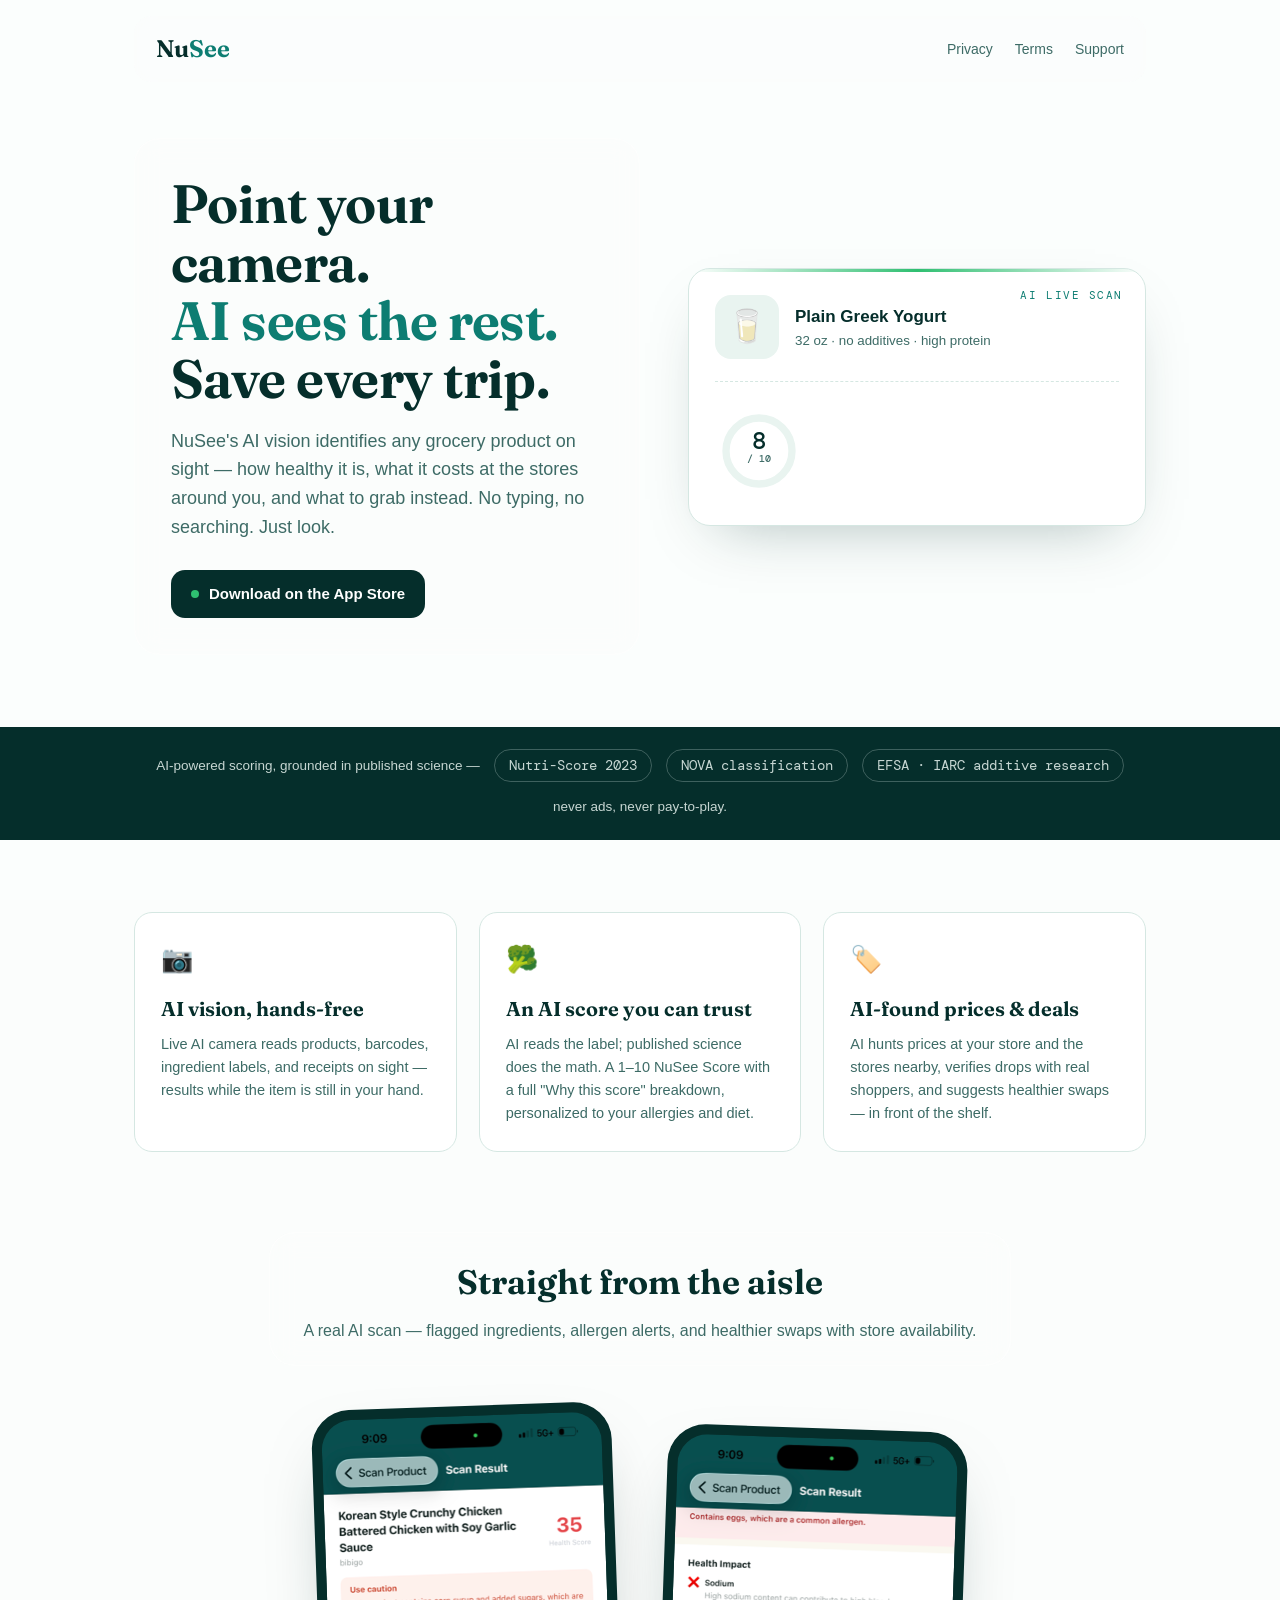
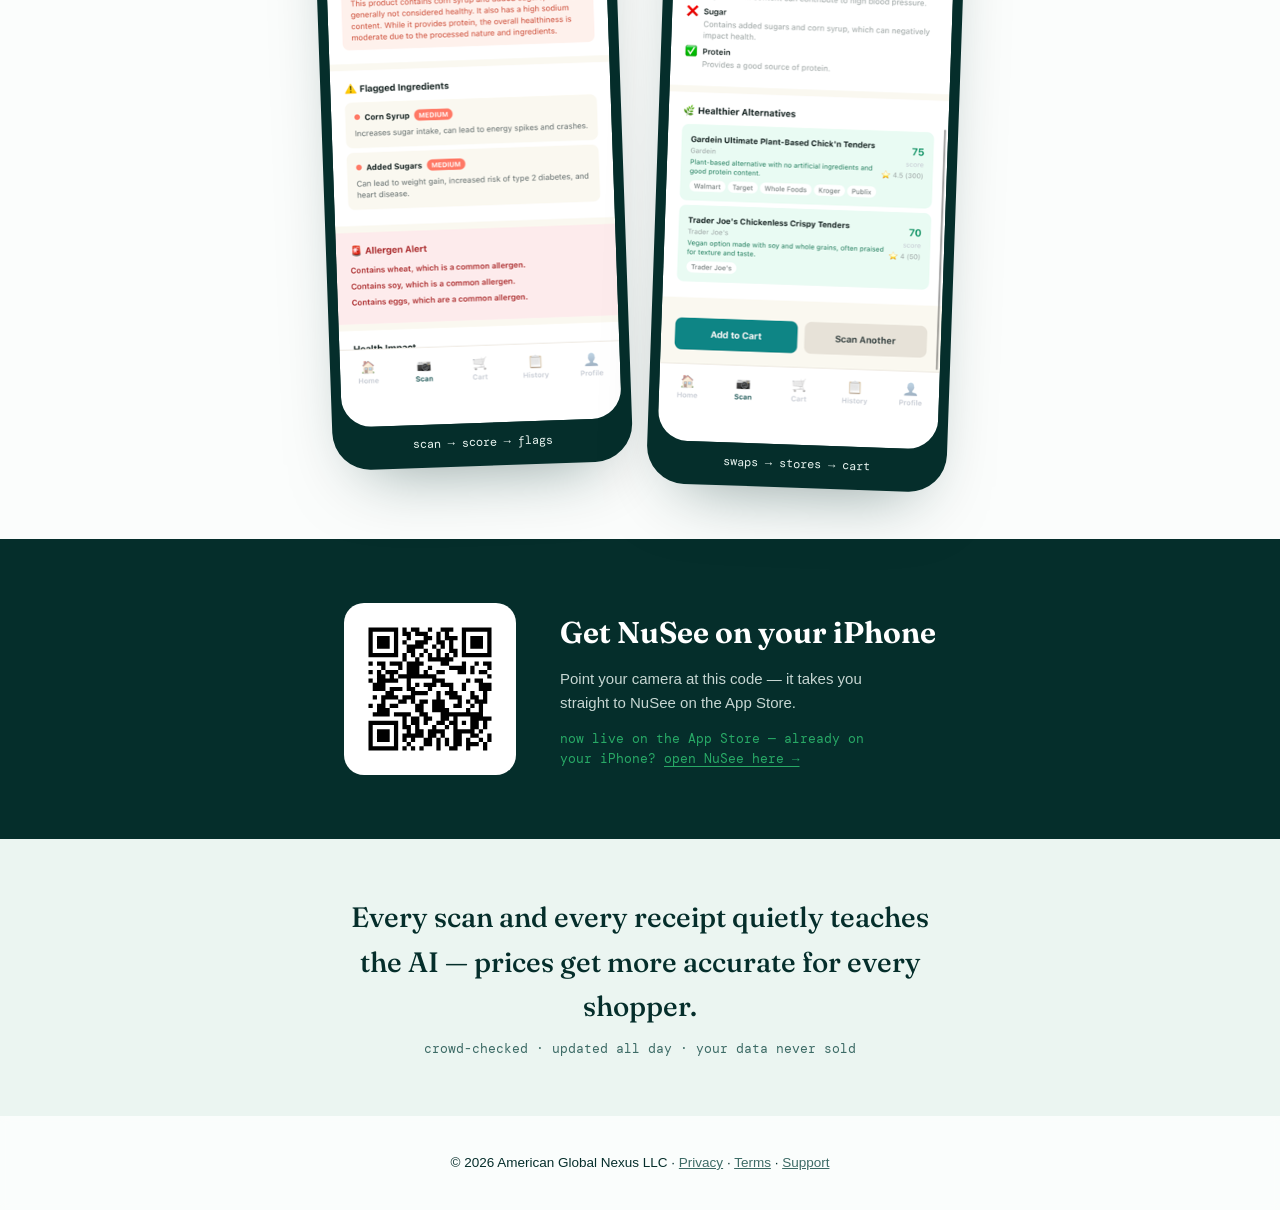
<file: index.html>
<!doctype html>
<html lang="en">
<head>
  <meta charset="utf-8">
  <meta name="viewport" content="width=device-width, initial-scale=1">
  <title>NuSee — AI Grocery Scanner</title>
  <meta name="description" content="Point your camera at any grocery product. NuSee's AI identifies it on sight — health score, live prices at your stores, and a healthier swap, instantly in the aisle.">
  <meta name="apple-itunes-app" content="app-id=6777769707">
  <link rel="icon" type="image/png" href="/assets/favicon.png">
  <link rel="apple-touch-icon" href="/assets/apple-touch-icon.png">
  <link rel="preconnect" href="https://fonts.googleapis.com">
  <link rel="preconnect" href="https://fonts.gstatic.com" crossorigin>
  <link href="https://fonts.googleapis.com/css2?family=Fraunces:opsz,wght@9..144,500;9..144,650&family=DM+Mono:wght@400;500&display=swap" rel="stylesheet">
  <style>
    :root{
      --ink:#052e2b; --teal:#0d7d72; --teal-soft:#3d6b66;
      --mint:#e9f4f0; --cream:#fbfdfc; --line:#d5e7e2;
      --green:#2fbf71; --amber:#f5a623; --amber-ink:#7a4d00;
      --disp:"Fraunces",Georgia,serif;
      --mono:"DM Mono",ui-monospace,Menlo,monospace;
      --body:-apple-system,BlinkMacSystemFont,"Segoe UI",Roboto,Helvetica,Arial,sans-serif;
    }
    *{box-sizing:border-box;margin:0}
    html{scroll-behavior:smooth}
    body{background:var(--cream);color:var(--ink);font:16px/1.6 var(--body)}
    a{color:var(--teal)}
    .wrap{max-width:1060px;margin:0 auto;padding:0 24px}

    /* full-screen aisle video — fixed behind the whole page, content scrolls over it */
    .bgvid{position:fixed;inset:0;width:100vw;height:100vh;object-fit:cover;z-index:-2;
      filter:saturate(.9)}
    body::before{content:"";position:fixed;inset:0;z-index:-1;
      background:rgba(251,253,252,.22);pointer-events:none}
    @media (prefers-reduced-motion:reduce){.bgvid{display:none}}

    /* frosted panels so content reads over the raw video */
    .glass{background:rgba(251,253,252,.78);backdrop-filter:blur(12px);-webkit-backdrop-filter:blur(12px);
      border-radius:26px;border:1px solid rgba(255,255,255,.5)}
    .hero-copy{padding:36px}
    .shots .head{display:inline-block;padding:22px 34px}

    nav{display:flex;align-items:center;justify-content:space-between;padding:14px 22px;margin-top:16px;
      background:rgba(251,253,252,.72);backdrop-filter:blur(10px);-webkit-backdrop-filter:blur(10px);border-radius:18px}
    .logo{font-family:var(--disp);font-weight:650;font-size:24px;color:var(--ink);text-decoration:none}
    .logo span{color:var(--teal)}
    nav .links a{margin-left:22px;font-size:14px;text-decoration:none;color:var(--teal-soft)}
    nav .links a:hover,nav .links a:focus-visible{color:var(--teal);text-decoration:underline}

    /* ---------- hero ---------- */
    .hero{display:grid;grid-template-columns:1.05fr .95fr;gap:48px;align-items:center;padding:56px 0 72px}
    .hero h1{font-family:var(--disp);font-weight:650;font-size:clamp(34px,5vw,54px);line-height:1.08;letter-spacing:-.01em}
    .hero h1 em{font-style:normal;color:var(--teal)}
    .hero p.lede{margin-top:18px;font-size:18px;color:var(--teal-soft);max-width:44ch}
    .soon{display:inline-flex;align-items:center;gap:10px;margin-top:28px;background:var(--ink);color:#fff;
      border-radius:14px;padding:12px 20px;font-size:15px;font-weight:600;text-decoration:none;transition:background .15s,transform .15s}
    .soon:hover{background:var(--teal);transform:translateY(-1px)}
    .soon .dot{width:8px;height:8px;border-radius:50%;background:var(--green);animation:pulse 2s infinite}
    @keyframes pulse{0%,100%{opacity:1}50%{opacity:.35}}

    /* the scan card — signature */
    .scanwrap{position:relative}
    .scancard{position:relative;background:#fff;border:1px solid var(--line);border-radius:22px;
      padding:26px;box-shadow:0 24px 60px -30px rgba(5,46,43,.35);overflow:hidden;
      animation:cardin .8s .1s cubic-bezier(.2,.7,.2,1) both}
    @keyframes cardin{from{opacity:0;transform:translateY(18px) scale(.97)}to{opacity:1;transform:none}}
    .prod{display:flex;gap:16px;align-items:center}
    .prod .art{width:64px;height:64px;border-radius:16px;background:var(--mint);display:grid;place-items:center;font-size:32px}
    .prod b{font-size:17px}
    .prod small{display:block;color:var(--teal-soft)}
    .beam{position:absolute;left:0;right:0;top:0;height:3px;border-radius:3px;
      background:linear-gradient(90deg,transparent,var(--green),transparent);
      animation:sweep 5.5s ease-in-out infinite}
    @keyframes sweep{0%{transform:translateY(8px);opacity:0}6%{opacity:1}
      28%{transform:translateY(130px);opacity:1}34%{opacity:0}100%{transform:translateY(8px);opacity:0}}
    .result{display:flex;gap:22px;align-items:center;margin-top:22px;padding-top:20px;border-top:1px dashed var(--line)}
    .ring{width:88px;height:88px;flex:none}
    .ring circle{fill:none;stroke-width:8}
    .ring .track{stroke:var(--mint)}
    .ring .arc{stroke:var(--green);stroke-linecap:round;stroke-dasharray:227;stroke-dashoffset:227;
      transform:rotate(-90deg);transform-origin:50% 50%;animation:score 5.5s .9s ease-out infinite}
    @keyframes score{0%{stroke-dashoffset:227}30%{stroke-dashoffset:46}92%{stroke-dashoffset:46}100%{stroke-dashoffset:227}}
    .ring text{font-family:var(--mono);font-size:26px;font-weight:500;fill:var(--ink)}
    .ring tspan{font-size:11px;fill:var(--teal-soft)}
    .prices{flex:1;font-family:var(--mono);font-size:14px}
    .prices .row{display:flex;justify-content:space-between;padding:5px 0;opacity:0;animation:pricein 5.5s infinite}
    .prices .row:nth-child(1){animation-delay:1.5s}
    .prices .row:nth-child(2){animation-delay:1.7s}
    .prices .row:nth-child(3){animation-delay:1.9s}
    @keyframes pricein{0%,24%{opacity:0;transform:translateX(8px)}32%,92%{opacity:1;transform:none}100%{opacity:0}}
    .win{background:#fdf3e0;color:var(--amber-ink);border-radius:8px;padding:0 8px;font-weight:500}
    .scantag{position:absolute;top:18px;right:22px;font-family:var(--mono);font-size:11px;letter-spacing:.14em;
      color:var(--teal);text-transform:uppercase}

    /* ---------- science strip ---------- */
    .science{background:var(--ink);color:var(--mint);padding:22px 0}
    .science .wrap{display:flex;gap:14px;align-items:center;flex-wrap:wrap;justify-content:center}
    .science span{font-size:13.5px;opacity:.85}
    .chip{font-family:var(--mono);font-size:12.5px;border:1px solid rgba(233,244,240,.3);border-radius:999px;padding:5px 14px}

    /* ---------- features ---------- */
    .features{padding:72px 0;display:grid;grid-template-columns:repeat(3,1fr);gap:22px}
    .feat{background:#fff;border:1px solid var(--line);border-radius:18px;padding:26px;
      opacity:0;transform:translateY(16px);transition:opacity .6s ease,transform .6s ease}
    .feat.on{opacity:1;transform:none}
    .feat .ico{font-size:26px}
    .feat h3{font-family:var(--disp);font-weight:650;font-size:20px;margin:12px 0 8px}
    .feat p{font-size:14.5px;color:var(--teal-soft)}
    .feat:hover{transform:translateY(-3px);box-shadow:0 16px 40px -28px rgba(5,46,43,.4);transition:transform .25s ease,box-shadow .25s ease}

    /* ---------- screenshots ---------- */
    .shots{padding:8px 0 72px;text-align:center}
    .shots h2{font-family:var(--disp);font-weight:650;font-size:clamp(24px,3.4vw,34px)}
    .shots p.sub{color:var(--teal-soft);margin-top:8px}
    .phones{display:flex;gap:36px;justify-content:center;align-items:flex-start;margin-top:40px;flex-wrap:wrap}
    .phone{width:min(300px,80vw);border-radius:38px;padding:10px;background:var(--ink);
      box-shadow:0 30px 70px -34px rgba(5,46,43,.5);transition:transform .3s ease}
    .phone img{width:100%;display:block;border-radius:30px}
    .phone:first-child{transform:rotate(-2deg)}
    .phone:last-child{transform:rotate(2deg) translateY(22px)}
    .phone:hover{transform:rotate(0) translateY(-6px)}
    .phone figcaption{color:var(--mint);font-family:var(--mono);font-size:12px;padding:10px 0 4px}

    /* ---------- QR download ---------- */
    .getit{background:var(--ink);color:var(--mint);padding:64px 0}
    .getit .wrap{display:flex;gap:44px;align-items:center;justify-content:center;flex-wrap:wrap}
    .qrbox{background:#fff;border-radius:20px;padding:16px;width:172px;height:172px;flex:none}
    .qrbox svg,.qrbox img{width:100%;height:100%;display:block}
    .getit h2{font-family:var(--disp);font-weight:650;font-size:clamp(22px,3vw,30px);color:#fff}
    .getit p{margin-top:10px;max-width:40ch;opacity:.85;font-size:15px}
    .getit .hint{margin-top:14px;font-family:var(--mono);font-size:12.5px;color:var(--green)}
    .getit .hint a{color:inherit;text-decoration:underline;text-underline-offset:3px}
    .qrbox a{display:block;width:100%;height:100%}

    /* ---------- receipt strip ---------- */
    .receipt{background:rgba(233,244,240,.88);backdrop-filter:blur(4px);padding:56px 0;text-align:center}
    .receipt p.big{font-family:var(--disp);font-weight:500;font-size:clamp(20px,3vw,28px);max-width:34ch;margin:0 auto}
    .receipt p.small{margin-top:10px;font-family:var(--mono);font-size:13px;color:var(--teal-soft)}

    footer{padding:36px 0;text-align:center;font-size:13.5px;color:var(--ink);
      background:rgba(251,253,252,.8);backdrop-filter:blur(4px)}
    footer a{color:var(--teal-soft)}

    @media (max-width:820px){
      .hero{grid-template-columns:1fr;padding:32px 0 48px}
      .features{grid-template-columns:1fr;padding:48px 0}
    }
    @media (prefers-reduced-motion:reduce){
      *,.beam,.ring .arc,.prices .row,.scancard{animation:none!important;transition:none!important}
      .prices .row{opacity:1}
      .ring .arc{stroke-dashoffset:46}
      .feat{opacity:1;transform:none}
    }
    :focus-visible{outline:2px solid var(--teal);outline-offset:2px}
  </style>
</head>
<body>
  <div class="heroband">
  <video class="bgvid" autoplay muted loop playsinline preload="metadata" aria-hidden="true">
    <source src="/assets/aisle2-web.mp4" type="video/mp4">
  </video>
  <div class="wrap">
    <nav>
      <a class="logo" href="/">Nu<span>See</span></a>
      <div class="links">
        <a href="/privacy/">Privacy</a><a href="/terms/">Terms</a><a href="/support/">Support</a>
      </div>
    </nav>

    <section class="hero">
      <div class="glass hero-copy">
        <h1>Point your camera.<br><em>AI sees the rest.</em><br>Save every trip.</h1>
        <p class="lede">NuSee's AI vision identifies any grocery product on sight — how healthy it is, what it costs at the stores around you, and what to grab instead. No typing, no searching. Just look.</p>
        <a class="soon" href="https://apps.apple.com/app/id6777769707"><span class="dot"></span>Download on the App Store</a>
      </div>
      <div class="scanwrap">
        <div class="scancard" aria-label="Example of a NuSee scan: Greek yogurt scores 8 out of 10, cheapest at Kroger">
          <span class="scantag">AI live scan</span>
          <div class="prod">
            <div class="art" aria-hidden="true">🥛</div>
            <div><b>Plain Greek Yogurt</b><small>32 oz · no additives · high protein</small></div>
          </div>
          <div class="beam" aria-hidden="true"></div>
          <div class="result">
            <svg class="ring" viewBox="0 0 96 96" aria-hidden="true">
              <circle class="track" cx="48" cy="48" r="36"></circle>
              <circle class="arc" cx="48" cy="48" r="36"></circle>
              <text x="48" y="46" text-anchor="middle">8<tspan x="48" dy="14">/ 10</tspan></text>
            </svg>
            <div class="prices">
              <div class="row"><span>Kroger</span><span class="win">$4.49 · best</span></div>
              <div class="row"><span>Walmart</span><span>$4.98</span></div>
              <div class="row"><span>Publix</span><span>$5.79</span></div>
            </div>
          </div>
        </div>
      </div>
    </section>
  </div>
  </div>

  <div class="science">
    <div class="wrap">
      <span>AI-powered scoring, grounded in published science —</span>
      <span class="chip">Nutri-Score 2023</span>
      <span class="chip">NOVA classification</span>
      <span class="chip">EFSA · IARC additive research</span>
      <span>never ads, never pay-to-play.</span>
    </div>
  </div>

  <div class="wrap">
    <section class="features">
      <div class="feat"><div class="ico">📷</div><h3>AI vision, hands-free</h3><p>Live AI camera reads products, barcodes, ingredient labels, and receipts on sight — results while the item is still in your hand.</p></div>
      <div class="feat"><div class="ico">🥦</div><h3>An AI score you can trust</h3><p>AI reads the label; published science does the math. A 1–10 NuSee Score with a full "Why this score" breakdown, personalized to your allergies and diet.</p></div>
      <div class="feat"><div class="ico">🏷️</div><h3>AI-found prices &amp; deals</h3><p>AI hunts prices at your store and the stores nearby, verifies drops with real shoppers, and suggests healthier swaps — in front of the shelf.</p></div>
    </section>
  </div>

  <div class="wrap">
    <section class="shots">
      <div class="glass head">
        <h2>Straight from the aisle</h2>
        <p class="sub">A real AI scan — flagged ingredients, allergen alerts, and healthier swaps with store availability.</p>
      </div>
      <div class="phones">
        <figure class="phone">
          <img src="/assets/shot-scan.png" alt="NuSee scan result: Korean style crunchy chicken scores 35, corn syrup and added sugars flagged, allergen alert for wheat, soy and eggs" loading="lazy">
          <figcaption>scan → score → flags</figcaption>
        </figure>
        <figure class="phone">
          <img src="/assets/shot-swaps.png" alt="NuSee health impact and healthier alternatives: plant-based tenders scoring 75 and 70 with store availability and add-to-cart" loading="lazy">
          <figcaption>swaps → stores → cart</figcaption>
        </figure>
      </div>
    </section>
  </div>

  <div class="getit">
    <div class="wrap">
      <div class="qrbox"><a href="https://apps.apple.com/app/id6777769707" aria-label="Open NuSee on the App Store"><img src="/assets/qr-appstore.svg" alt="QR code linking to NuSee on the App Store"></a></div>
      <div>
        <h2>Get NuSee on your iPhone</h2>
        <p>Point your camera at this code — it takes you straight to NuSee on the App Store.</p>
        <p class="hint">now live on the App Store — already on your iPhone? <a href="https://apps.apple.com/app/id6777769707">open NuSee here →</a></p>
      </div>
    </div>
  </div>

  <div class="receipt">
    <div class="wrap">
      <p class="big">Every scan and every receipt quietly teaches the AI — prices get more accurate for every shopper.</p>
      <p class="small">crowd-checked · updated all day · your data never sold</p>
    </div>
  </div>

  <footer>
    <div class="wrap">© 2026 American Global Nexus LLC · <a href="/privacy/">Privacy</a> · <a href="/terms/">Terms</a> · <a href="/support/">Support</a></div>
  </footer>

  <script>
    const io=new IntersectionObserver(es=>es.forEach(e=>{if(e.isIntersecting){e.target.classList.add('on');io.unobserve(e.target)}}),{threshold:.2});
    document.querySelectorAll('.feat').forEach(f=>io.observe(f));
  </script>
</body>
</html>
</file>
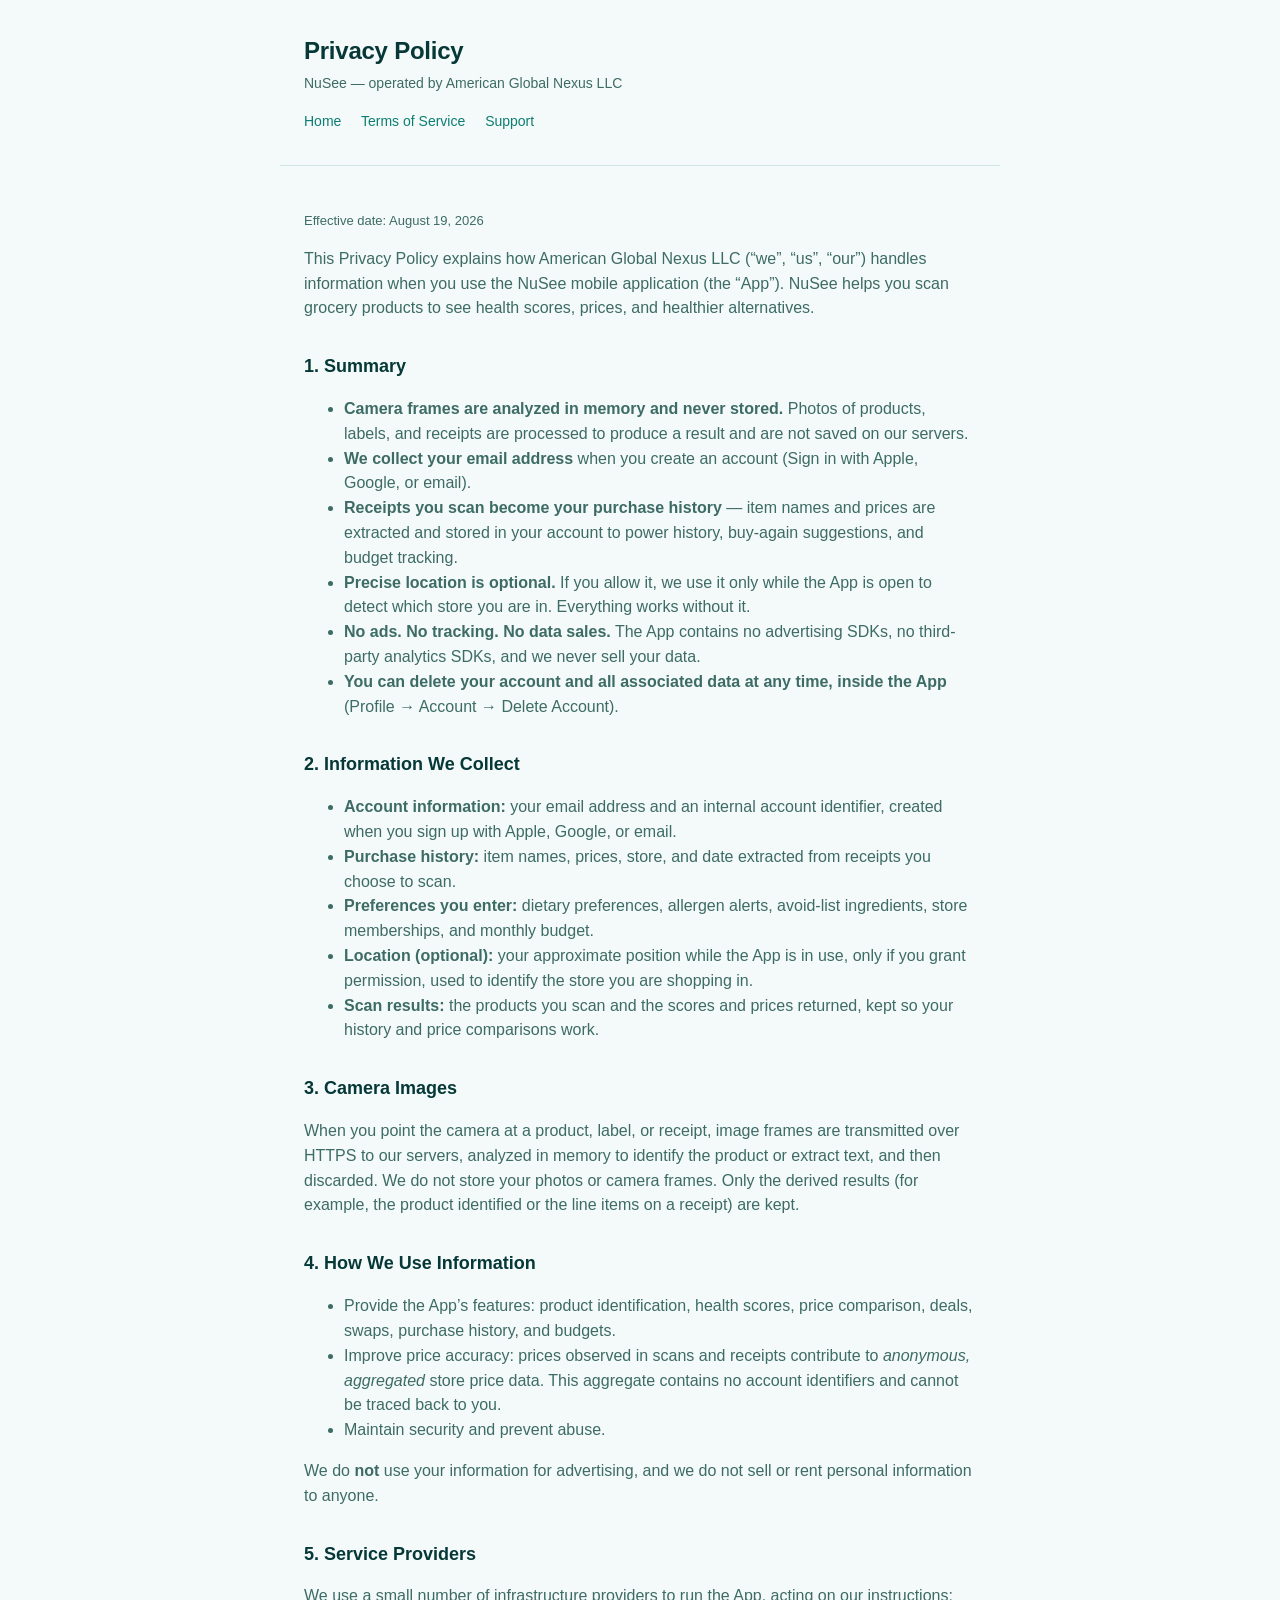
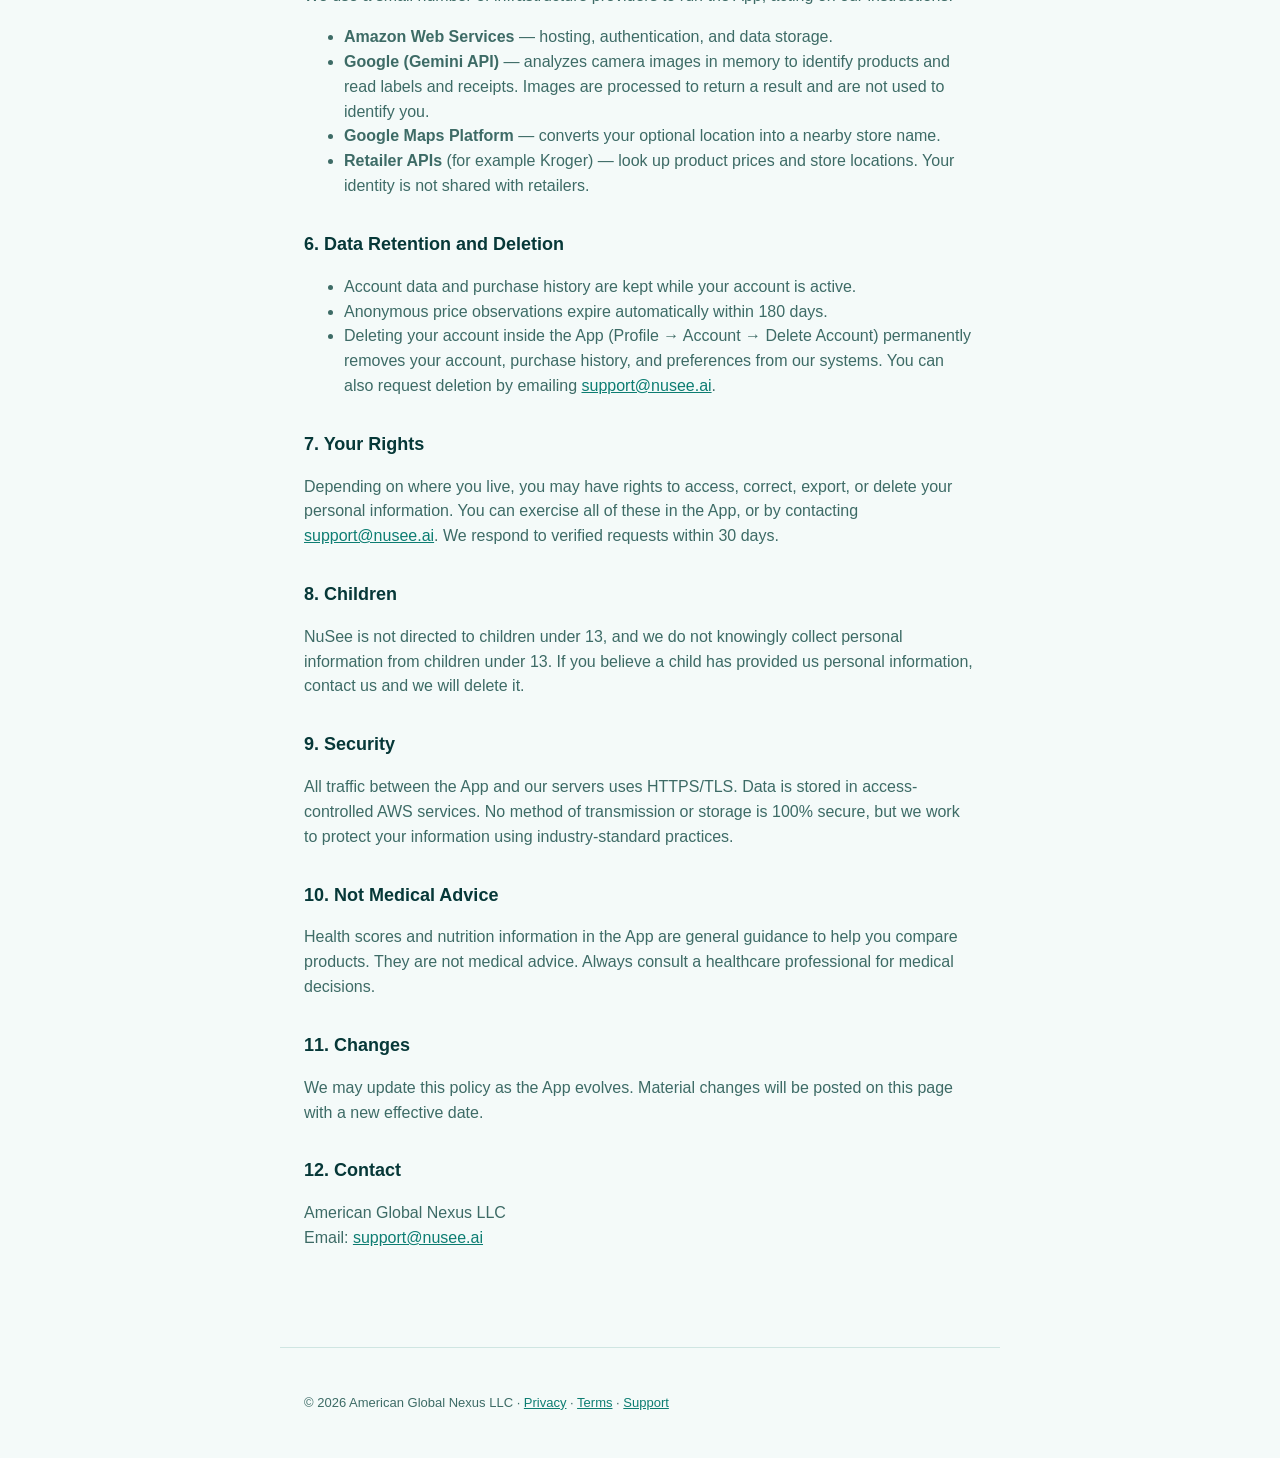
<file: privacy/index.html>
<!doctype html>
<html lang="en">
<head>
  <meta charset="utf-8">
  <meta name="viewport" content="width=device-width, initial-scale=1">
  <title>Privacy Policy — NuSee</title>
  <meta name="description" content="Privacy Policy for NuSee, operated by American Global Nexus LLC.">
  <link rel="icon" type="image/png" href="/assets/favicon.png">
  <link rel="apple-touch-icon" href="/assets/apple-touch-icon.png">
  <link rel="stylesheet" href="/style.css">
</head>
<body>
  <header>
    <h1>Privacy Policy</h1>
    <p>NuSee — operated by American Global Nexus LLC</p>
    <nav>
      <a href="/">Home</a>
      <a href="/terms/">Terms of Service</a>
      <a href="/support/">Support</a>
    </nav>
  </header>

  <main>
    <p class="muted">Effective date: August 19, 2026</p>

    <p>This Privacy Policy explains how American Global Nexus LLC (&ldquo;we&rdquo;, &ldquo;us&rdquo;, &ldquo;our&rdquo;) handles information when you use the NuSee mobile application (the &ldquo;App&rdquo;). NuSee helps you scan grocery products to see health scores, prices, and healthier alternatives.</p>

    <h2>1. Summary</h2>
    <ul>
      <li><strong>Camera frames are analyzed in memory and never stored.</strong> Photos of products, labels, and receipts are processed to produce a result and are not saved on our servers.</li>
      <li><strong>We collect your email address</strong> when you create an account (Sign in with Apple, Google, or email).</li>
      <li><strong>Receipts you scan become your purchase history</strong> — item names and prices are extracted and stored in your account to power history, buy-again suggestions, and budget tracking.</li>
      <li><strong>Precise location is optional.</strong> If you allow it, we use it only while the App is open to detect which store you are in. Everything works without it.</li>
      <li><strong>No ads. No tracking. No data sales.</strong> The App contains no advertising SDKs, no third-party analytics SDKs, and we never sell your data.</li>
      <li><strong>You can delete your account and all associated data at any time, inside the App</strong> (Profile → Account → Delete Account).</li>
    </ul>

    <h2>2. Information We Collect</h2>
    <ul>
      <li><strong>Account information:</strong> your email address and an internal account identifier, created when you sign up with Apple, Google, or email.</li>
      <li><strong>Purchase history:</strong> item names, prices, store, and date extracted from receipts you choose to scan.</li>
      <li><strong>Preferences you enter:</strong> dietary preferences, allergen alerts, avoid-list ingredients, store memberships, and monthly budget.</li>
      <li><strong>Location (optional):</strong> your approximate position while the App is in use, only if you grant permission, used to identify the store you are shopping in.</li>
      <li><strong>Scan results:</strong> the products you scan and the scores and prices returned, kept so your history and price comparisons work.</li>
    </ul>

    <h2>3. Camera Images</h2>
    <p>When you point the camera at a product, label, or receipt, image frames are transmitted over HTTPS to our servers, analyzed in memory to identify the product or extract text, and then discarded. We do not store your photos or camera frames. Only the derived results (for example, the product identified or the line items on a receipt) are kept.</p>

    <h2>4. How We Use Information</h2>
    <ul>
      <li>Provide the App&rsquo;s features: product identification, health scores, price comparison, deals, swaps, purchase history, and budgets.</li>
      <li>Improve price accuracy: prices observed in scans and receipts contribute to <em>anonymous, aggregated</em> store price data. This aggregate contains no account identifiers and cannot be traced back to you.</li>
      <li>Maintain security and prevent abuse.</li>
    </ul>
    <p>We do <strong>not</strong> use your information for advertising, and we do not sell or rent personal information to anyone.</p>

    <h2>5. Service Providers</h2>
    <p>We use a small number of infrastructure providers to run the App, acting on our instructions:</p>
    <ul>
      <li><strong>Amazon Web Services</strong> — hosting, authentication, and data storage.</li>
      <li><strong>Google (Gemini API)</strong> — analyzes camera images in memory to identify products and read labels and receipts. Images are processed to return a result and are not used to identify you.</li>
      <li><strong>Google Maps Platform</strong> — converts your optional location into a nearby store name.</li>
      <li><strong>Retailer APIs</strong> (for example Kroger) — look up product prices and store locations. Your identity is not shared with retailers.</li>
    </ul>

    <h2>6. Data Retention and Deletion</h2>
    <ul>
      <li>Account data and purchase history are kept while your account is active.</li>
      <li>Anonymous price observations expire automatically within 180 days.</li>
      <li>Deleting your account inside the App (Profile → Account → Delete Account) permanently removes your account, purchase history, and preferences from our systems. You can also request deletion by emailing <a href="mailto:support@nusee.ai">support@nusee.ai</a>.</li>
    </ul>

    <h2>7. Your Rights</h2>
    <p>Depending on where you live, you may have rights to access, correct, export, or delete your personal information. You can exercise all of these in the App, or by contacting <a href="mailto:support@nusee.ai">support@nusee.ai</a>. We respond to verified requests within 30 days.</p>

    <h2>8. Children</h2>
    <p>NuSee is not directed to children under 13, and we do not knowingly collect personal information from children under 13. If you believe a child has provided us personal information, contact us and we will delete it.</p>

    <h2>9. Security</h2>
    <p>All traffic between the App and our servers uses HTTPS/TLS. Data is stored in access-controlled AWS services. No method of transmission or storage is 100% secure, but we work to protect your information using industry-standard practices.</p>

    <h2>10. Not Medical Advice</h2>
    <p>Health scores and nutrition information in the App are general guidance to help you compare products. They are not medical advice. Always consult a healthcare professional for medical decisions.</p>

    <h2>11. Changes</h2>
    <p>We may update this policy as the App evolves. Material changes will be posted on this page with a new effective date.</p>

    <h2>12. Contact</h2>
    <p>American Global Nexus LLC<br>
    Email: <a href="mailto:support@nusee.ai">support@nusee.ai</a></p>
  </main>

  <footer>
    <p>© 2026 American Global Nexus LLC · <a href="/privacy/">Privacy</a> · <a href="/terms/">Terms</a> · <a href="/support/">Support</a></p>
  </footer>
</body>
</html>
</file>
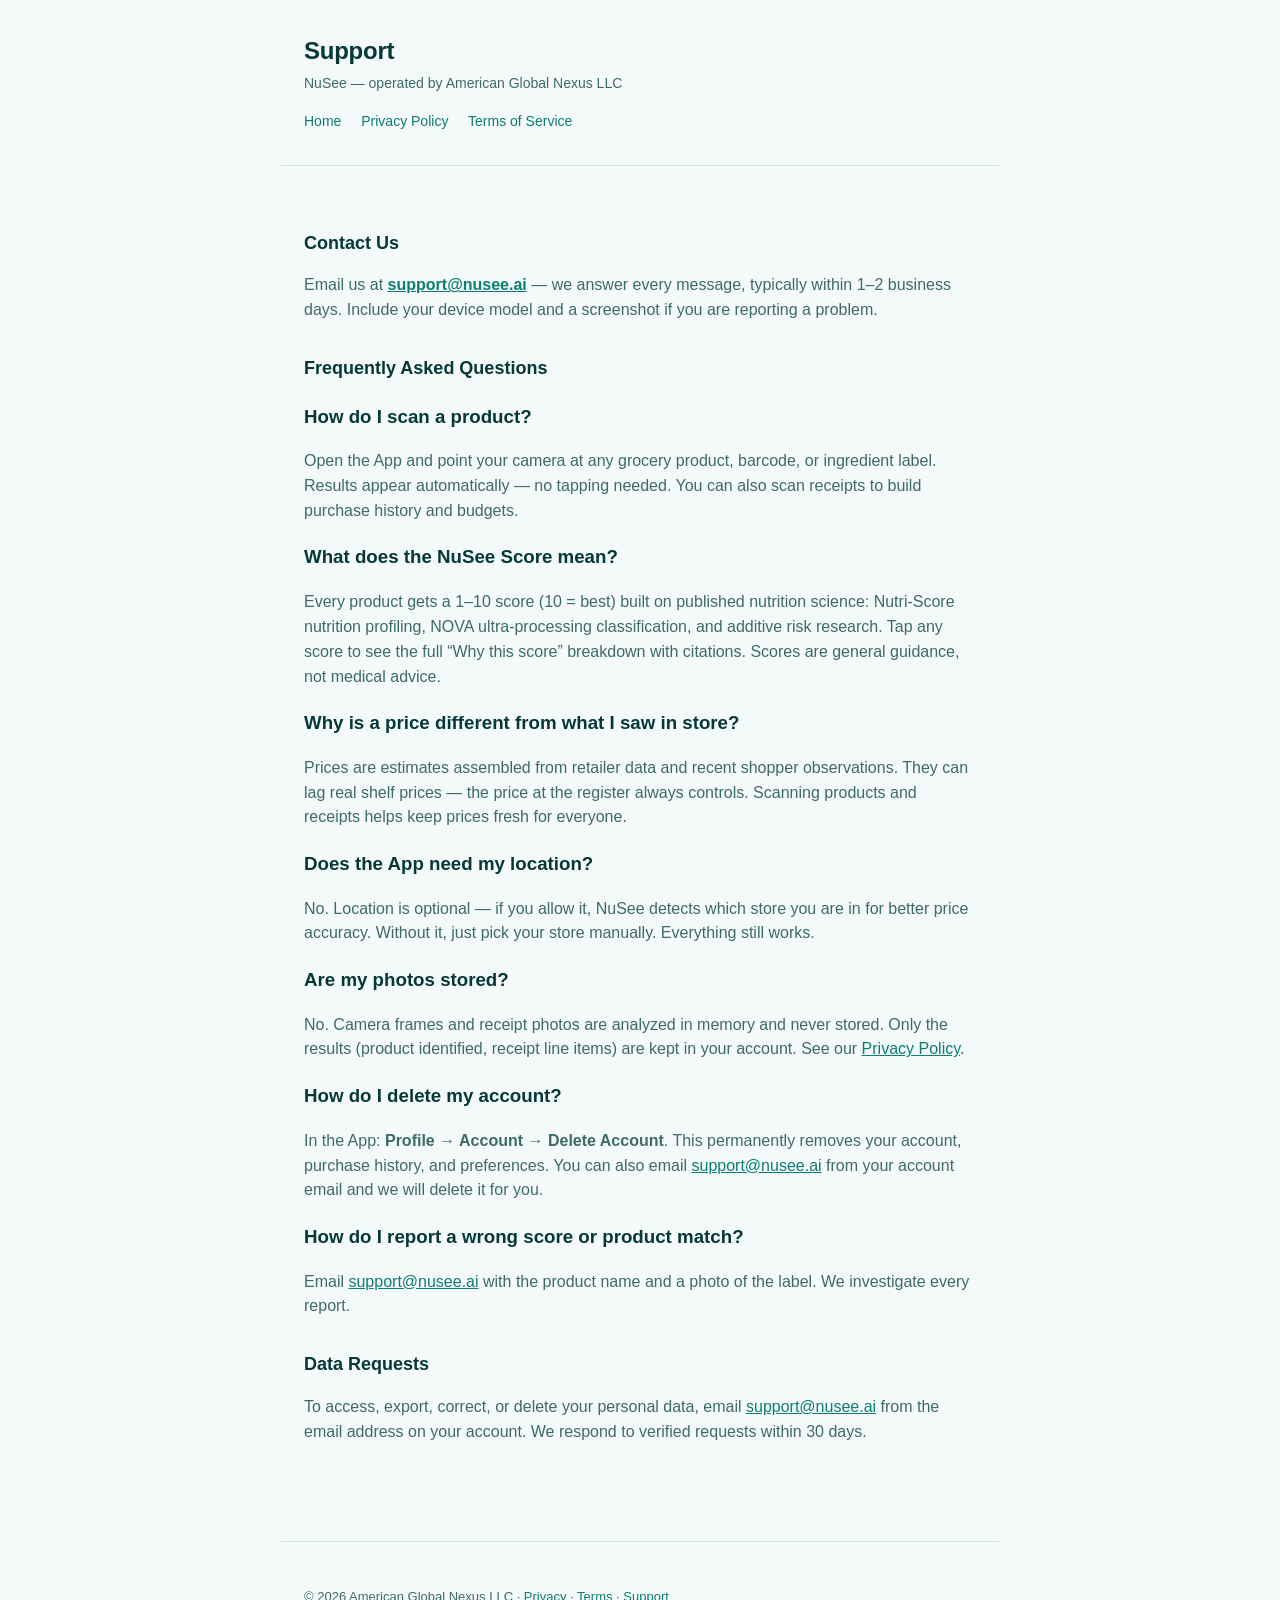
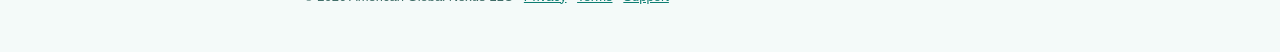
<file: support/index.html>
<!doctype html>
<html lang="en">
<head>
  <meta charset="utf-8">
  <meta name="viewport" content="width=device-width, initial-scale=1">
  <title>Support — NuSee</title>
  <meta name="description" content="Get help with NuSee — contact support, FAQs, and account deletion.">
  <link rel="icon" type="image/png" href="/assets/favicon.png">
  <link rel="apple-touch-icon" href="/assets/apple-touch-icon.png">
  <link rel="stylesheet" href="/style.css">
</head>
<body>
  <header>
    <h1>Support</h1>
    <p>NuSee — operated by American Global Nexus LLC</p>
    <nav>
      <a href="/">Home</a>
      <a href="/privacy/">Privacy Policy</a>
      <a href="/terms/">Terms of Service</a>
    </nav>
  </header>

  <main>
    <h2>Contact Us</h2>
    <p>Email us at <a href="mailto:support@nusee.ai"><strong>support@nusee.ai</strong></a> — we answer every message, typically within 1–2 business days. Include your device model and a screenshot if you are reporting a problem.</p>

    <h2>Frequently Asked Questions</h2>

    <h3>How do I scan a product?</h3>
    <p>Open the App and point your camera at any grocery product, barcode, or ingredient label. Results appear automatically — no tapping needed. You can also scan receipts to build purchase history and budgets.</p>

    <h3>What does the NuSee Score mean?</h3>
    <p>Every product gets a 1–10 score (10 = best) built on published nutrition science: Nutri-Score nutrition profiling, NOVA ultra-processing classification, and additive risk research. Tap any score to see the full &ldquo;Why this score&rdquo; breakdown with citations. Scores are general guidance, not medical advice.</p>

    <h3>Why is a price different from what I saw in store?</h3>
    <p>Prices are estimates assembled from retailer data and recent shopper observations. They can lag real shelf prices — the price at the register always controls. Scanning products and receipts helps keep prices fresh for everyone.</p>

    <h3>Does the App need my location?</h3>
    <p>No. Location is optional — if you allow it, NuSee detects which store you are in for better price accuracy. Without it, just pick your store manually. Everything still works.</p>

    <h3>Are my photos stored?</h3>
    <p>No. Camera frames and receipt photos are analyzed in memory and never stored. Only the results (product identified, receipt line items) are kept in your account. See our <a href="/privacy/">Privacy Policy</a>.</p>

    <h3>How do I delete my account?</h3>
    <p>In the App: <strong>Profile → Account → Delete Account</strong>. This permanently removes your account, purchase history, and preferences. You can also email <a href="mailto:support@nusee.ai">support@nusee.ai</a> from your account email and we will delete it for you.</p>

    <h3>How do I report a wrong score or product match?</h3>
    <p>Email <a href="mailto:support@nusee.ai">support@nusee.ai</a> with the product name and a photo of the label. We investigate every report.</p>

    <h2>Data Requests</h2>
    <p>To access, export, correct, or delete your personal data, email <a href="mailto:support@nusee.ai">support@nusee.ai</a> from the email address on your account. We respond to verified requests within 30 days.</p>
  </main>

  <footer>
    <p>© 2026 American Global Nexus LLC · <a href="/privacy/">Privacy</a> · <a href="/terms/">Terms</a> · <a href="/support/">Support</a></p>
  </footer>
</body>
</html>
</file>
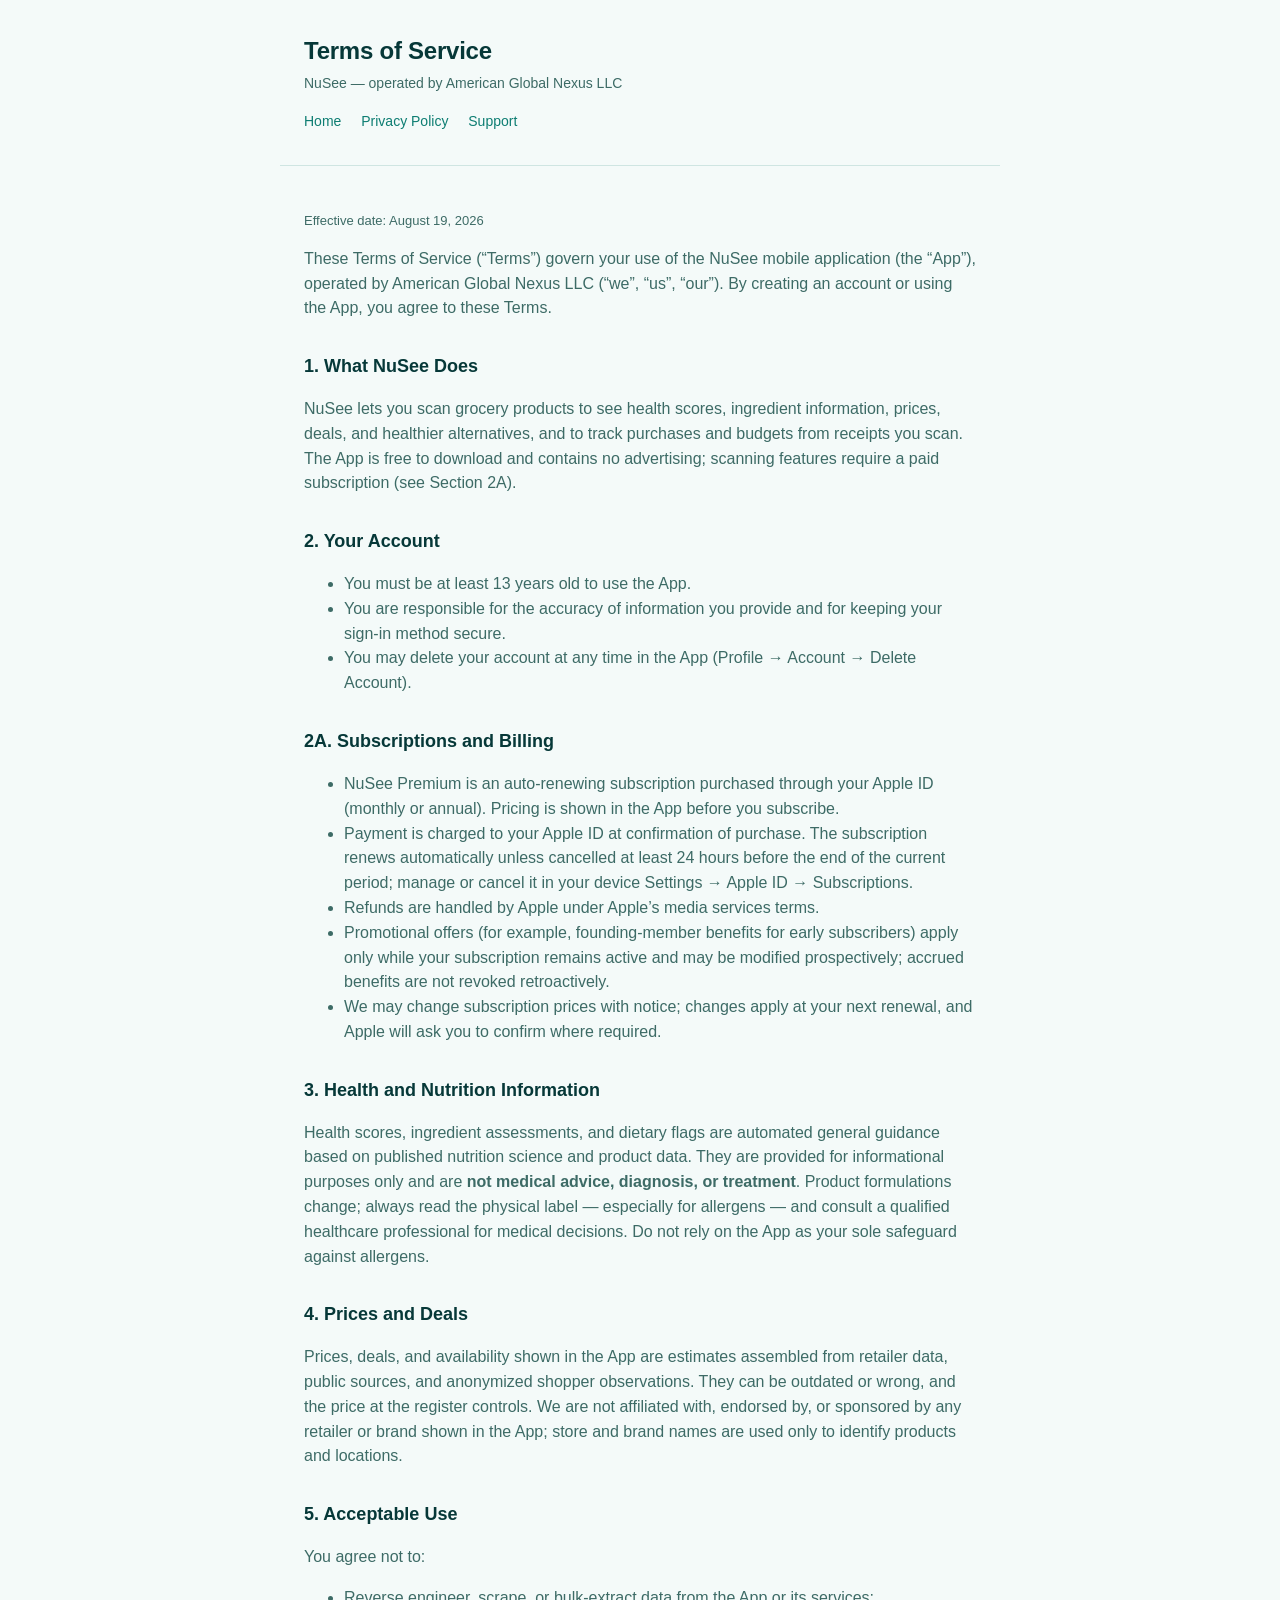
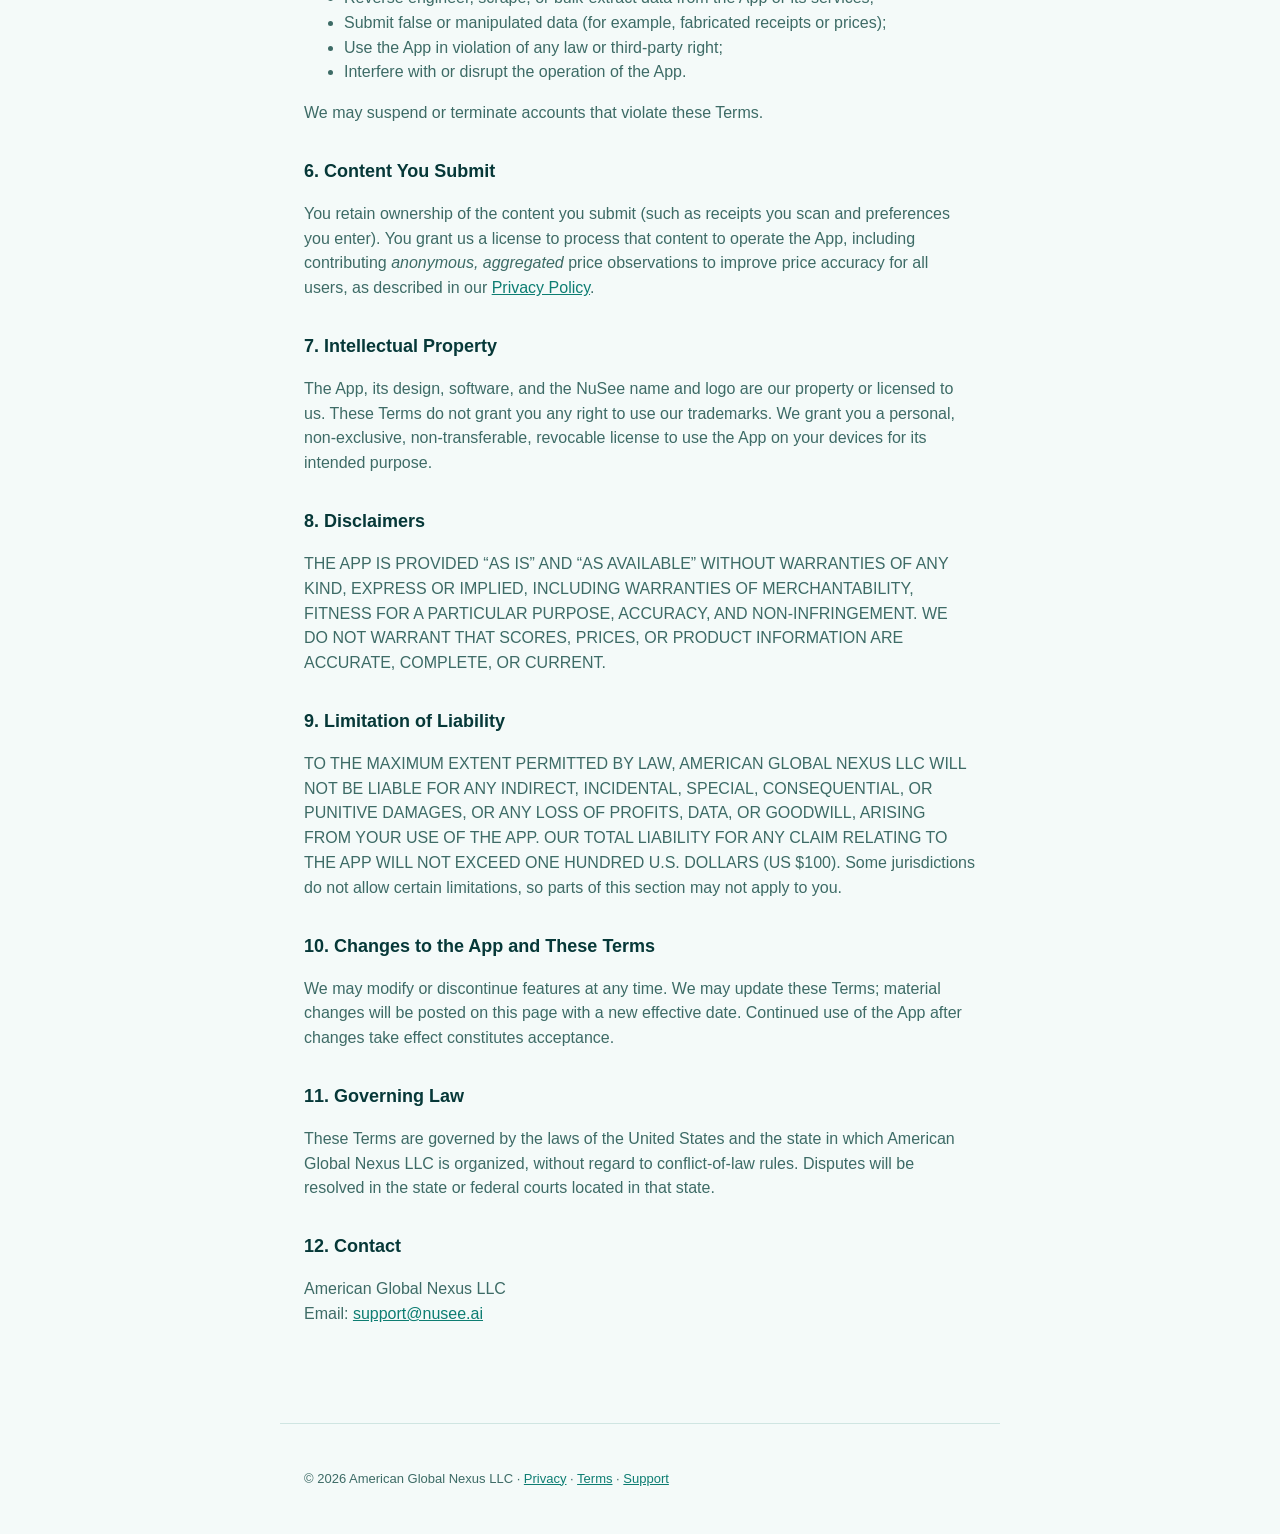
<file: terms/index.html>
<!doctype html>
<html lang="en">
<head>
  <meta charset="utf-8">
  <meta name="viewport" content="width=device-width, initial-scale=1">
  <title>Terms of Service — NuSee</title>
  <meta name="description" content="Terms of Service for NuSee, operated by American Global Nexus LLC.">
  <link rel="icon" type="image/png" href="/assets/favicon.png">
  <link rel="apple-touch-icon" href="/assets/apple-touch-icon.png">
  <link rel="stylesheet" href="/style.css">
</head>
<body>
  <header>
    <h1>Terms of Service</h1>
    <p>NuSee — operated by American Global Nexus LLC</p>
    <nav>
      <a href="/">Home</a>
      <a href="/privacy/">Privacy Policy</a>
      <a href="/support/">Support</a>
    </nav>
  </header>

  <main>
    <p class="muted">Effective date: August 19, 2026</p>

    <p>These Terms of Service (&ldquo;Terms&rdquo;) govern your use of the NuSee mobile application (the &ldquo;App&rdquo;), operated by American Global Nexus LLC (&ldquo;we&rdquo;, &ldquo;us&rdquo;, &ldquo;our&rdquo;). By creating an account or using the App, you agree to these Terms.</p>

    <h2>1. What NuSee Does</h2>
    <p>NuSee lets you scan grocery products to see health scores, ingredient information, prices, deals, and healthier alternatives, and to track purchases and budgets from receipts you scan. The App is free to download and contains no advertising; scanning features require a paid subscription (see Section 2A).</p>

    <h2>2. Your Account</h2>
    <ul>
      <li>You must be at least 13 years old to use the App.</li>
      <li>You are responsible for the accuracy of information you provide and for keeping your sign-in method secure.</li>
      <li>You may delete your account at any time in the App (Profile → Account → Delete Account).</li>
    </ul>

    <h2>2A. Subscriptions and Billing</h2>
    <ul>
      <li>NuSee Premium is an auto-renewing subscription purchased through your Apple ID (monthly or annual). Pricing is shown in the App before you subscribe.</li>
      <li>Payment is charged to your Apple ID at confirmation of purchase. The subscription renews automatically unless cancelled at least 24 hours before the end of the current period; manage or cancel it in your device Settings → Apple ID → Subscriptions.</li>
      <li>Refunds are handled by Apple under Apple&rsquo;s media services terms.</li>
      <li>Promotional offers (for example, founding-member benefits for early subscribers) apply only while your subscription remains active and may be modified prospectively; accrued benefits are not revoked retroactively.</li>
      <li>We may change subscription prices with notice; changes apply at your next renewal, and Apple will ask you to confirm where required.</li>
    </ul>

    <h2>3. Health and Nutrition Information</h2>
    <p>Health scores, ingredient assessments, and dietary flags are automated general guidance based on published nutrition science and product data. They are provided for informational purposes only and are <strong>not medical advice, diagnosis, or treatment</strong>. Product formulations change; always read the physical label — especially for allergens — and consult a qualified healthcare professional for medical decisions. Do not rely on the App as your sole safeguard against allergens.</p>

    <h2>4. Prices and Deals</h2>
    <p>Prices, deals, and availability shown in the App are estimates assembled from retailer data, public sources, and anonymized shopper observations. They can be outdated or wrong, and the price at the register controls. We are not affiliated with, endorsed by, or sponsored by any retailer or brand shown in the App; store and brand names are used only to identify products and locations.</p>

    <h2>5. Acceptable Use</h2>
    <p>You agree not to:</p>
    <ul>
      <li>Reverse engineer, scrape, or bulk-extract data from the App or its services;</li>
      <li>Submit false or manipulated data (for example, fabricated receipts or prices);</li>
      <li>Use the App in violation of any law or third-party right;</li>
      <li>Interfere with or disrupt the operation of the App.</li>
    </ul>
    <p>We may suspend or terminate accounts that violate these Terms.</p>

    <h2>6. Content You Submit</h2>
    <p>You retain ownership of the content you submit (such as receipts you scan and preferences you enter). You grant us a license to process that content to operate the App, including contributing <em>anonymous, aggregated</em> price observations to improve price accuracy for all users, as described in our <a href="/privacy/">Privacy Policy</a>.</p>

    <h2>7. Intellectual Property</h2>
    <p>The App, its design, software, and the NuSee name and logo are our property or licensed to us. These Terms do not grant you any right to use our trademarks. We grant you a personal, non-exclusive, non-transferable, revocable license to use the App on your devices for its intended purpose.</p>

    <h2>8. Disclaimers</h2>
    <p>THE APP IS PROVIDED &ldquo;AS IS&rdquo; AND &ldquo;AS AVAILABLE&rdquo; WITHOUT WARRANTIES OF ANY KIND, EXPRESS OR IMPLIED, INCLUDING WARRANTIES OF MERCHANTABILITY, FITNESS FOR A PARTICULAR PURPOSE, ACCURACY, AND NON-INFRINGEMENT. WE DO NOT WARRANT THAT SCORES, PRICES, OR PRODUCT INFORMATION ARE ACCURATE, COMPLETE, OR CURRENT.</p>

    <h2>9. Limitation of Liability</h2>
    <p>TO THE MAXIMUM EXTENT PERMITTED BY LAW, AMERICAN GLOBAL NEXUS LLC WILL NOT BE LIABLE FOR ANY INDIRECT, INCIDENTAL, SPECIAL, CONSEQUENTIAL, OR PUNITIVE DAMAGES, OR ANY LOSS OF PROFITS, DATA, OR GOODWILL, ARISING FROM YOUR USE OF THE APP. OUR TOTAL LIABILITY FOR ANY CLAIM RELATING TO THE APP WILL NOT EXCEED ONE HUNDRED U.S. DOLLARS (US $100). Some jurisdictions do not allow certain limitations, so parts of this section may not apply to you.</p>

    <h2>10. Changes to the App and These Terms</h2>
    <p>We may modify or discontinue features at any time. We may update these Terms; material changes will be posted on this page with a new effective date. Continued use of the App after changes take effect constitutes acceptance.</p>

    <h2>11. Governing Law</h2>
    <p>These Terms are governed by the laws of the United States and the state in which American Global Nexus LLC is organized, without regard to conflict-of-law rules. Disputes will be resolved in the state or federal courts located in that state.</p>

    <h2>12. Contact</h2>
    <p>American Global Nexus LLC<br>
    Email: <a href="mailto:support@nusee.ai">support@nusee.ai</a></p>
  </main>

  <footer>
    <p>© 2026 American Global Nexus LLC · <a href="/privacy/">Privacy</a> · <a href="/terms/">Terms</a> · <a href="/support/">Support</a></p>
  </footer>
</body>
</html>
</file>
<file: style.css>
:root {
  --bg: #f4faf9;
  --surface: #ffffff;
  --ink: #063838;
  --ink-soft: #3d6b66;
  --gold: #0d7d72;
  --border: #cfe5e2;
  --max: 720px;
}

* { box-sizing: border-box; }

html, body {
  margin: 0;
  padding: 0;
  background: var(--bg);
  color: var(--ink);
  font: 16px/1.55 -apple-system, BlinkMacSystemFont, "Segoe UI", Roboto, Helvetica, Arial, sans-serif;
}

main, header, footer {
  max-width: var(--max);
  margin: 0 auto;
  padding: 32px 24px;
}

header {
  border-bottom: 1px solid var(--border);
}

header h1 {
  margin: 0 0 4px;
  font-size: 24px;
  letter-spacing: -0.01em;
}

header p {
  margin: 0;
  color: var(--ink-soft);
  font-size: 14px;
}

nav {
  margin-top: 16px;
  font-size: 14px;
}

nav a {
  color: var(--gold);
  text-decoration: none;
  margin-right: 16px;
}

nav a:hover { text-decoration: underline; }

h2 {
  margin: 32px 0 8px;
  font-size: 18px;
}

p, li {
  color: var(--ink-soft);
}

a { color: var(--gold); }

footer {
  border-top: 1px solid var(--border);
  margin-top: 48px;
  font-size: 13px;
  color: var(--ink-soft);
}

.card {
  background: var(--surface);
  border: 1px solid var(--border);
  border-radius: 12px;
  padding: 20px 24px;
  margin: 24px 0;
}

dl { margin: 0; }
dt {
  font-weight: 600;
  color: var(--ink);
  margin-top: 12px;
}
dd { margin: 4px 0 0; }

.muted { color: var(--ink-soft); font-size: 13px; }
</file>
